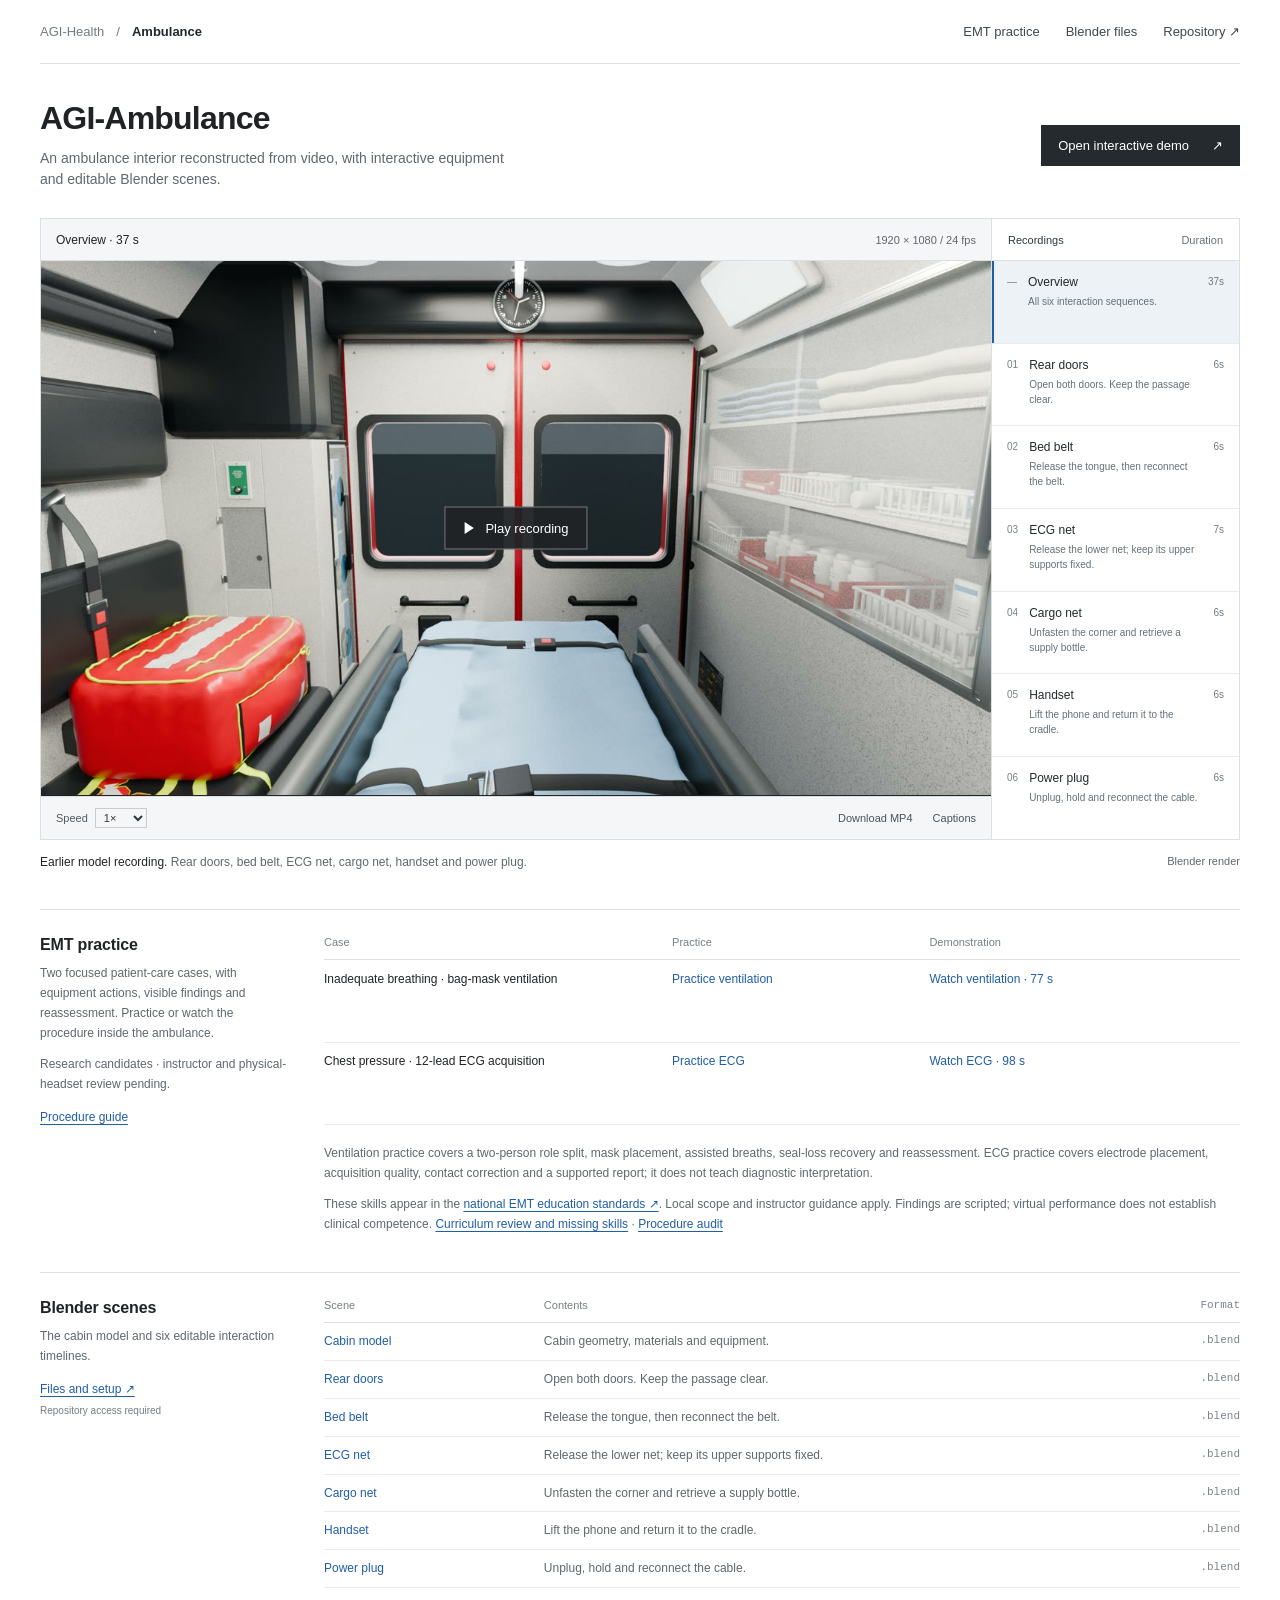
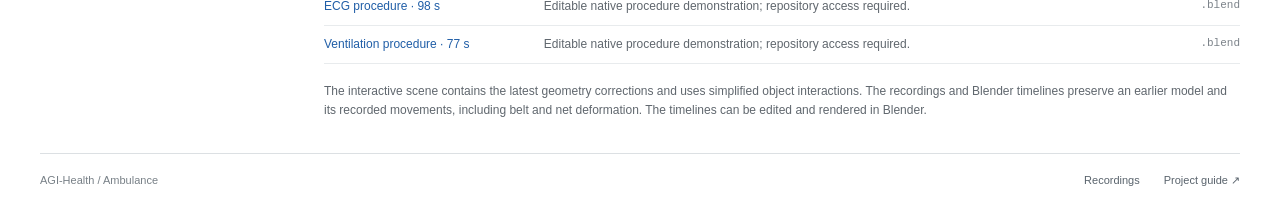
<file: agi-ambulance/index.html>
<!doctype html>
<html lang="en">
<head>
<meta charset="utf-8">
<meta name="viewport" content="width=device-width, initial-scale=1">
<meta name="description" content="AGI-Ambulance: an ambulance interior reconstructed from video, with an interactive browser demo, Blender scenes and interaction recordings.">
<meta name="theme-color" content="#ffffff">
<title>AGI-Ambulance</title>
<link rel="icon" href="data:image/svg+xml,%3Csvg xmlns='http://www.w3.org/2000/svg' viewBox='0 0 40 40'%3E%3Crect width='40' height='40' fill='%23232629'/%3E%3Cpath d='M9 29 17 10h6l8 19h-6l-2-5h-7l-2 5zm9-10h3l-1.5-4z' fill='white'/%3E%3C/svg%3E">
<style>
:root {
  font-family: -apple-system, BlinkMacSystemFont, "Helvetica Neue", Arial, sans-serif;
  color: #202326;
  background: #fff;
  font-synthesis: none;
  --line: #dce0e3;
  --muted: #60676e;
  --link: #205ea7;
}
* { box-sizing: border-box; }
body { margin: 0; }
html { scroll-padding-top: 24px; }
a { color: var(--link); text-underline-offset: 3px; }
a:hover { text-decoration: underline; }
button, select { font: inherit; }
button { cursor: pointer; }
button, a { -webkit-tap-highlight-color: transparent; }
:focus-visible { outline: 2px solid var(--link); outline-offset: 4px; }
::selection { background: #dceafa; }
h1, h2, p, figure { margin: 0; }
.wrap { width: min(1320px, calc(100% - 80px)); margin: 0 auto; }
.skip { position: absolute; top: -80px; left: 16px; z-index: 2; padding: 10px 15px; background: white; }
.skip:focus { top: 12px; }
.masthead { height: 64px; display: flex; justify-content: space-between; align-items: center; border-bottom: 1px solid var(--line); font-size: 13px; }
.identity { display: flex; align-items: center; gap: 12px; color: #737a80; }
.identity a { color: inherit; text-decoration: none; }
.identity .project-name { color: #22272b; font-weight: 600; }
.masthead nav { display: flex; gap: 26px; }
.masthead nav a { color: #41474e; text-decoration: none; }
.masthead nav a:hover { text-decoration: underline; }
.intro { display: flex; justify-content: space-between; align-items: center; gap: 32px; padding: 36px 0 27px; }
h1 { font-size: 32px; line-height: 1.15; font-weight: 600; letter-spacing: -.8px; margin-bottom: 11px; }
.intro p { max-width: 650px; color: var(--muted); font-size: 14px; line-height: 1.55; }
.launch { display: inline-flex; gap: 23px; align-items: center; flex-shrink: 0; padding: 12px 16px; background: #252a2e; color: white; border: 1px solid #252a2e; font-size: 13px; font-weight: 500; text-decoration: none; }
.launch:hover { background: #41494f; text-decoration: none; }
.film-layout { display: grid; grid-template-columns: minmax(0, 1fr) 248px; border: 1px solid var(--line); }
.viewer { min-width: 0; background: #f5f6f7; }
.viewer-top { min-height: 42px; display: flex; align-items: center; justify-content: space-between; gap: 18px; padding: 10px 15px; border-bottom: 1px solid var(--line); font-size: 12px; }
.viewer-top h2 { font-size: 12px; font-weight: 500; }
.viewer-quality { color: var(--muted); font-size: 11px; font-variant-numeric: tabular-nums; }
.video-stage { position: relative; aspect-ratio: 16 / 9; background: #202326; }
video { width: 100%; height: 100%; display: block; object-fit: contain; background: #202326; }
.video-start { position: absolute; left: 50%; top: 50%; transform: translate(-50%, -50%); display: inline-flex; align-items: center; gap: 11px; padding: 13px 18px; color: #fff; background: #202326ee; border: 1px solid #ffffff65; font-size: 13px; white-space: nowrap; }
.video-start:hover { background: #111; }
.video-start svg { height: 13px; width: 11px; fill: currentColor; }
.video-start[hidden] { display: none; }
.viewer-footer { min-height: 43px; display: flex; align-items: center; justify-content: space-between; gap: 16px; padding: 8px 15px; border-top: 1px solid var(--line); font-size: 11px; }
.viewer-footer a { color: #49535c; text-decoration: none; }
.viewer-footer a:hover { text-decoration: underline; }
.media-links { display: flex; gap: 20px; }
.playback-label { display: flex; align-items: center; gap: 7px; color: #505860; }
.playback-label select { font-size: 11px; color: #30383e; background: transparent; border: 1px solid #c7cdd2; padding: 2px 4px; border-radius: 0; }
.recordings { border-left: 1px solid var(--line); display: flex; flex-direction: column; min-width: 0; }
.list-head { height: 42px; flex-shrink: 0; display: flex; align-items: center; justify-content: space-between; padding: 10px 16px; color: #687077; font-size: 11px; border-bottom: 1px solid var(--line); }
.list-head h2 { font: inherit; color: #30383e; }
.film-list { display: flex; flex-direction: column; flex: 1; }
.film-choice { appearance: none; display: flex; align-items: flex-start; text-align: left; gap: 11px; width: 100%; flex: 1; border: 0; border-bottom: 1px solid #e8ebed; padding: 12px 15px; position: relative; background: #fff; color: #23292e; }
.film-choice:last-child { border-bottom: 0; }
.film-choice:hover { background: #f4f6f8; }
.film-choice[aria-pressed=true] { background: #edf2f7; }
.film-choice[aria-pressed=true]::before { content: ""; position: absolute; top: 0; bottom: 0; left: 0; width: 2px; background: var(--link); }
.film-number { font-size: 10px; font-variant-numeric: tabular-nums; color: #79828a; line-height: 18px; }
.film-description { min-width: 0; display: block; }
.film-description strong { display: block; font-size: 12px; line-height: 18px; font-weight: 500; }
.film-description > span { display: block; font-size: 10px; line-height: 1.5; color: #657079; padding-top: 3px; }
.film-duration { margin-left: auto; font-size: 10px; color: #717980; font-variant-numeric: tabular-nums; line-height: 18px; }
.figure-caption { display: flex; justify-content: space-between; gap: 24px; padding: 13px 0 0; font-size: 12px; line-height: 1.55; }
.figure-caption p { min-width: 0; }
.figure-caption b { font-weight: 500; }
.figure-caption span { color: var(--muted); }
.figure-caption .recording-type { flex-shrink: 0; color: var(--muted); font-size: 11px; }
.files-section { margin-top: 38px; padding-top: 26px; display: grid; grid-template-columns: 248px minmax(0, 1fr); gap: 36px; border-top: 1px solid var(--line); }
.files-intro h2 { font-size: 16px; font-weight: 600; margin-bottom: 10px; letter-spacing: -.15px; }
.files-intro p { font-size: 12px; line-height: 1.65; color: var(--muted); margin-bottom: 12px; }
.files-intro > a { font-size: 12px; }
.access-note { display: block; color: #747b82; font-size: 10px; margin-top: 8px; }
.file-table { width: 100%; border-collapse: collapse; font-size: 12px; text-align: left; }
.file-table th { font-weight: 400; color: #767f86; font-size: 11px; padding: 0 10px 11px 0; border-bottom: 1px solid var(--line); }
.file-table td { padding: 10px 10px 10px 0; border-bottom: 1px solid #e8ebed; line-height: 1.4; vertical-align: top; }
.file-table td:first-child { width: 24%; white-space: nowrap; }
.file-table td:nth-child(2) { color: var(--muted); }
.file-table a { text-decoration: none; }
.file-table a:hover { text-decoration: underline; }
.file-table .file-kind { text-align: right; font-size: 11px; color: #7b8289; width: 55px; padding-right: 0; font-family: ui-monospace, SFMono-Regular, Consolas, monospace; }
.task-table td:first-child { width:38%; white-space:normal; }.task-table .task-number { color:#7b8289; margin-right:9px; font-size:10px; }
.research-note { grid-column:2; font-size:12px; color:var(--muted); line-height:1.7; margin-top:-18px; }
.research-note p+p { margin-top:10px; }
@media (max-width:800px) { .research-note { grid-column:1; margin-top:0; } }
.method { grid-column: 2; color: var(--muted); font-size: 12px; line-height: 1.65; margin-top: -18px; }
footer { margin-top: 32px; border-top: 1px solid var(--line); padding: 20px 0 28px; font-size: 11px; display: flex; justify-content: space-between; gap: 25px; color: #788087; }
footer div { display: flex; gap: 24px; }
footer a { color: #59636c; text-decoration: none; }
.error { color: #a02020; }
.sr-only { position: absolute; width: 1px; height: 1px; padding: 0; margin: -1px; overflow: hidden; clip: rect(0,0,0,0); white-space: nowrap; border: 0; }
@media (min-width: 1600px) { .wrap { width: min(1440px, calc(100% - 120px)); } }
@media (max-width: 1100px) {
  .wrap { width: calc(100% - 48px); }
  .intro p { max-width: 560px; }
  .film-layout { grid-template-columns: minmax(0, 1fr) 220px; }
  .film-choice { padding: 10px 12px; gap: 9px; }
  .film-description > span { font-size: 9px; }
  .files-section { grid-template-columns: 200px minmax(0, 1fr); gap: 28px; }
}
@media (max-width: 820px) {
  .intro { align-items: flex-start; gap: 22px; padding-top: 28px; }
  .intro p { max-width: 450px; }
  .launch { gap: 15px; padding: 11px 13px; font-size: 12px; }
  h1 { font-size: 28px; }
  .film-layout { grid-template-columns: 1fr; }
  .recordings { border-left: 0; border-top: 1px solid var(--line); }
  .list-head { display: none; }
  .film-list { display: grid; grid-template-columns: repeat(4, 1fr); }
  .film-choice { min-height: 45px; align-items: center; border: 0; padding: 10px 12px; gap: 6px; }
  .film-description > span { display: none; }
  .film-number { display: none; }
  .film-duration { font-size: 9px; }
  .film-description strong { font-size: 11px; }
  .files-section { grid-template-columns: 1fr; gap: 18px; }
  .files-intro p { display: inline; }
  .files-intro > a { display: inline; margin-left: 8px; }
  .access-note { display: inline; margin-left: 7px; }
  .method { grid-column: 1; margin-top: 0; }
}
@media (max-width: 600px) {
  .wrap { width: calc(100% - 32px); }
  .masthead { height: auto; min-height:54px; font-size:11px; flex-wrap:wrap; gap:12px; padding:12px 0; }
  .identity { gap: 8px; }
  .masthead nav { gap: 18px; }
  .masthead .files-nav { display: none; }
  .intro { display: block; padding: 27px 0 20px; }
  h1 { font-size: 27px; margin-bottom: 9px; }
  .intro p { font-size: 12px; }
  .desktop-break { display: none; }
  .launch { margin-top: 17px; padding: 11px 14px; font-size: 12px; }
  .viewer-top { padding: 9px 11px; min-height: 36px; }
  .viewer-top h2 { font-size: 11px; }
  .viewer-quality { font-size: 9px; }
  .viewer-footer { padding: 8px 11px; font-size: 10px; gap: 10px; }
  .playback-label, .playback-label select { font-size: 10px; }
  .media-links { gap: 15px; }
  .film-list { grid-template-columns: repeat(2, 1fr); }
  .film-choice { padding: 10px 11px; min-height: 42px; }
  .film-choice:last-child { grid-column: 1 / -1; }
  .film-description strong { font-size: 11px; }
  .video-start { padding: 10px 13px; font-size: 11px; gap: 9px; }
  .video-start svg { height: 11px; width: 10px; }
  .figure-caption { font-size: 11px; display: block; padding-top: 11px; }
  .figure-caption .recording-type { display: none; }
  .files-section { margin-top: 28px; padding-top: 22px; }
  .files-intro p, .files-intro > a, .method { font-size: 11px; }
  .files-intro p { display: block; margin-bottom: 6px; }
  .files-intro > a { margin-left: 0; }
  .file-table { font-size: 11px; }
  .file-table td { padding: 9px 12px 9px 0; }
  .file-table td:first-child { width: 28%; }
  .file-table .file-kind { width: 38px; font-size: 9px; }
  footer { margin-top: 25px; padding: 17px 0 24px; font-size: 10px; }
  footer div { gap: 16px; }
}
@media (prefers-reduced-motion: reduce) { html { scroll-behavior: auto; } }
</style>
</head>
<body>
<a class="skip" href="#main">Skip to content</a>
<div class="wrap">
<header class="masthead">
  <div class="identity"><a href="./">AGI-Health</a><span aria-hidden="true">/</span><a class="project-name" href="#main">Ambulance</a></div>
  <nav aria-label="Project navigation"><a href="#clinical">EMT practice</a><a class="files-nav" href="#blender">Blender files</a><a href="https://github.com/WenzhouDing/AGI-Health" target="_blank" rel="noopener noreferrer">Repository ↗</a></nav>
</header>
<main id="main">
  <section class="intro" aria-labelledby="intro-title">
    <div><h1 id="intro-title">AGI-Ambulance</h1><p>An ambulance interior reconstructed from video, with interactive equipment<br class="desktop-break"> and editable Blender scenes.</p></div>
    <a class="launch" href="./play/">Open interactive demo <span aria-hidden="true">↗</span></a>
  </section>
  <section id="films" aria-label="Recorded interactions">
    <figure>
      <div class="film-layout">
        <div class="viewer">
          <div class="viewer-top"><h2 id="active-title">Overview · 37 s</h2><span class="viewer-quality">1920 × 1080 / 24 fps</span></div>
          <div class="video-stage">
            <video id="release-film" controls playsinline preload="none" poster="media/01_rear_doors.jpg" aria-label="Ambulance interaction recordings" src="videos/Ambulance_Updated_Interactions_1080p.mp4"></video>
            <button class="video-start" type="button" aria-label="Play complete interaction sequence"><svg viewBox="0 0 20 24" aria-hidden="true"><path d="M2 1 19 12 2 23Z"/></svg>Play recording</button>
          </div>
          <div class="viewer-footer"><label class="playback-label">Speed <select id="playback-speed" aria-label="Playback speed"><option value="0.5">0.5×</option><option value="1" selected>1×</option><option value="1.5">1.5×</option></select></label><div class="media-links"><a id="film-download" href="videos/Ambulance_Updated_Interactions_1080p.mp4" download>Download MP4</a><a id="caption-download" href="videos/Ambulance_Updated_Interactions_1080p.vtt" download>Captions</a></div></div>
        </div>
        <aside class="recordings" aria-label="Interaction sequence selection">
          <div class="list-head"><h2>Recordings</h2><span>Duration</span></div>
          <div class="film-list" role="group" aria-label="Choose an interaction film">
            <button class="film-choice overview" type="button" data-film="all" aria-pressed="true" aria-controls="release-film"><span class="film-number">—</span><span class="film-description"><strong>Overview</strong><span>All six interaction sequences.</span></span><span class="film-duration">37s</span></button>
            <button class="film-choice" type="button" data-film="01_rear_doors" aria-pressed="false" aria-controls="release-film">
          <span class="film-number">01</span><span class="film-description"><strong>Rear doors</strong><span>Open both doors. Keep the passage clear.</span></span><span class="film-duration">6s</span>
        </button>
<button class="film-choice" type="button" data-film="02_belt_buckle" aria-pressed="false" aria-controls="release-film">
          <span class="film-number">02</span><span class="film-description"><strong>Bed belt</strong><span>Release the tongue, then reconnect the belt.</span></span><span class="film-duration">6s</span>
        </button>
<button class="film-choice" type="button" data-film="03_ecg_net" aria-pressed="false" aria-controls="release-film">
          <span class="film-number">03</span><span class="film-description"><strong>ECG net</strong><span>Release the lower net; keep its upper supports fixed.</span></span><span class="film-duration">7s</span>
        </button>
<button class="film-choice" type="button" data-film="04_cargo_net" aria-pressed="false" aria-controls="release-film">
          <span class="film-number">04</span><span class="film-description"><strong>Cargo net</strong><span>Unfasten the corner and retrieve a supply bottle.</span></span><span class="film-duration">6s</span>
        </button>
<button class="film-choice" type="button" data-film="05_phone_cable" aria-pressed="false" aria-controls="release-film">
          <span class="film-number">05</span><span class="film-description"><strong>Handset</strong><span>Lift the phone and return it to the cradle.</span></span><span class="film-duration">6s</span>
        </button>
<button class="film-choice" type="button" data-film="06_power_cable" aria-pressed="false" aria-controls="release-film">
          <span class="film-number">06</span><span class="film-description"><strong>Power plug</strong><span>Unplug, hold and reconnect the cable.</span></span><span class="film-duration">6s</span>
        </button>
          </div>
        </aside>
      </div>
      <figcaption class="figure-caption"><p><b>Earlier model recording.</b> <span id="film-caption">Rear doors, bed belt, ECG net, cargo net, handset and power plug.</span></p><span class="recording-type">Blender render</span></figcaption>
    </figure>
    <p id="film-status" class="sr-only" role="status" aria-live="polite"></p>
    <noscript><p>The overview video works without JavaScript. Open the interactive demo to explore the scene.</p></noscript>
  </section>

  <section class="files-section" id="clinical" aria-labelledby="clinical-title">
    <div class="files-intro"><h2 id="clinical-title">EMT practice</h2><p>Two focused patient-care cases, with equipment actions, visible findings and reassessment. Practice or watch the procedure inside the ambulance.</p><p>Research candidates · instructor and physical-headset review pending.</p><a href="guide/procedures.html">Procedure guide</a></div>
    <table class="file-table task-table"><caption class="sr-only">Patient practice and procedure demonstrations</caption><thead><tr><th scope="col">Case</th><th scope="col">Practice</th><th scope="col">Demonstration</th></tr></thead><tbody>
      <tr><td>Inadequate breathing · bag-mask ventilation</td><td><a href="./play/?case=bvm-001">Practice ventilation</a></td><td><a href="./play/?replay=bvm-001">Watch ventilation · 77 s</a></td></tr>
      <tr><td>Chest pressure · 12-lead ECG acquisition</td><td><a href="./play/?case=ecg-001">Practice ECG</a></td><td><a href="./play/?replay=ecg-001">Watch ECG · 98 s</a></td></tr>
    </tbody></table>
    <div class="research-note"><p>Ventilation practice covers a two-person role split, mask placement, assisted breaths, seal-loss recovery and reassessment. ECG practice covers electrode placement, acquisition quality, contact correction and a supported report; it does not teach diagnostic interpretation.</p><p>These skills appear in the <a href="https://www.ems.gov/assets/EMS_Education_Standards_2021_Updated2_24_25forEO.pdf" target="_blank" rel="noopener noreferrer" aria-label="National EMS Education Standards, external reference">national EMT education standards ↗</a>. Local scope and instructor guidance apply. Findings are scripted; virtual performance does not establish clinical competence. <a href="guide/curriculum.html">Curriculum review and missing skills</a> · <a href="guide/procedures.html#clinical-scope">Procedure audit</a></p></div>
  </section>
  <section class="files-section" id="blender" aria-labelledby="blender-title">
    <div class="files-intro"><h2 id="blender-title">Blender scenes</h2><p>The cabin model and six editable interaction timelines.</p><a href="https://github.com/WenzhouDing/AGI-Health/tree/main/blender_demo">Files and setup ↗</a><span class="access-note">Repository access required</span></div>
    <table class="file-table"><caption class="sr-only">Blender model and animation files</caption><thead><tr><th scope="col">Scene</th><th scope="col">Contents</th><th scope="col" class="file-kind">Format</th></tr></thead><tbody>
      <tr><td><a href="https://github.com/WenzhouDing/AGI-Health/tree/main/blender_demo">Cabin model</a></td><td>Cabin geometry, materials and equipment.</td><td class="file-kind">.blend</td></tr>
      <tr><td><a href="https://github.com/WenzhouDing/AGI-Health/tree/main/blender_demo">Rear doors</a></td><td>Open both doors. Keep the passage clear.</td><td class="file-kind">.blend</td></tr>
<tr><td><a href="https://github.com/WenzhouDing/AGI-Health/tree/main/blender_demo">Bed belt</a></td><td>Release the tongue, then reconnect the belt.</td><td class="file-kind">.blend</td></tr>
<tr><td><a href="https://github.com/WenzhouDing/AGI-Health/tree/main/blender_demo">ECG net</a></td><td>Release the lower net; keep its upper supports fixed.</td><td class="file-kind">.blend</td></tr>
<tr><td><a href="https://github.com/WenzhouDing/AGI-Health/tree/main/blender_demo">Cargo net</a></td><td>Unfasten the corner and retrieve a supply bottle.</td><td class="file-kind">.blend</td></tr>
<tr><td><a href="https://github.com/WenzhouDing/AGI-Health/tree/main/blender_demo">Handset</a></td><td>Lift the phone and return it to the cradle.</td><td class="file-kind">.blend</td></tr>
<tr><td><a href="https://github.com/WenzhouDing/AGI-Health/tree/main/blender_demo">Power plug</a></td><td>Unplug, hold and reconnect the cable.</td><td class="file-kind">.blend</td></tr>
<tr><td><a href="https://github.com/WenzhouDing/AGI-Health/blob/main/blender_demo/procedure_replay_v1/source/review_001/ECG_Procedure.blend">ECG procedure · 98 s</a></td><td>Editable native procedure demonstration; repository access required.</td><td class="file-kind">.blend</td></tr>
<tr><td><a href="https://github.com/WenzhouDing/AGI-Health/blob/main/blender_demo/procedure_replay_v1/source/review_001/BVM_Procedure.blend">Ventilation procedure · 77 s</a></td><td>Editable native procedure demonstration; repository access required.</td><td class="file-kind">.blend</td></tr>
    </tbody></table>
    <p class="method">The interactive scene contains the latest geometry corrections and uses simplified object interactions. The recordings and Blender timelines preserve an earlier model and its recorded movements, including belt and net deformation. The timelines can be edited and rendered in Blender.</p>
  </section>
</main>
<footer id="project"><span>AGI-Health / Ambulance</span><div><a href="#films">Recordings</a><a href="guide/index.html">Project guide ↗</a></div></footer>
</div>
<script id="release-film-data" type="application/json">[{"id":"all","label":"Overview","title":"Ambulance interaction recordings","description":"Rear doors, bed belt, ECG net, cargo net, handset and power plug.","seconds":37.0,"src":"videos/Ambulance_Updated_Interactions_1080p.mp4","poster":"media/01_rear_doors.jpg","captions":"videos/Ambulance_Updated_Interactions_1080p.vtt","cues":[{"start":0.0,"end":0.792,"text":"Rear doors · clear opening"},{"start":0.792,"end":1.208,"text":"Open left door"},{"start":1.208,"end":4.292,"text":"Open right door"},{"start":4.292,"end":4.458,"text":"Close left door"},{"start":4.458,"end":6.0,"text":"Close right door"},{"start":6.0,"end":6.958,"text":"Bed buckle · continuous belt connection and reinsertion"},{"start":6.958,"end":10.25,"text":"Press red button · release tongue and belt"},{"start":10.25,"end":12.0,"text":"Insert metal tongue · refasten belt"},{"start":12.0,"end":12.958,"text":"ECG net · fixed suspension and lower release"},{"start":12.958,"end":14.667,"text":"Press aisle buckle · lower corner drops; upper support stays"},{"start":14.667,"end":16.917,"text":"Press wall buckle · lower net folds; supports stay"},{"start":16.917,"end":17.5,"text":"Insert wall tongue"},{"start":17.5,"end":19.0,"text":"Insert aisle tongue · net secured"},{"start":19.0,"end":19.792,"text":"Cargo net · fixed wall attachment and supply retrieval"},{"start":19.792,"end":20.917,"text":"Press red button · release net; fixed ties stay"},{"start":20.917,"end":22.625,"text":"Fetch wipe canister"},{"start":22.625,"end":23.625,"text":"Return supplies"},{"start":23.625,"end":25.0,"text":"Reconnect receiver to fixed tongue · secure net"},{"start":25.0,"end":25.917,"text":"Handset · firmer cable and replacement"},{"start":25.917,"end":29.417,"text":"Pick up handset"},{"start":29.417,"end":31.0,"text":"Return handset · cable settles"},{"start":31.0,"end":31.917,"text":"Power plug · unplug, hold and reconnect"},{"start":31.917,"end":32.958,"text":"Withdraw power plug"},{"start":32.958,"end":34.208,"text":"Hold disconnected plug"},{"start":34.208,"end":35.333,"text":"Release plug · restrained cable drop"},{"start":35.333,"end":37.0,"text":"Reconnect to socket"}]},{"id":"01_rear_doors","label":"Rear doors","title":"Rear doors · clear opening","description":"Open both doors. Keep the passage clear.","seconds":6.0,"src":"videos/01_rear_doors.mp4","poster":"media/01_rear_doors.jpg","captions":"videos/01_rear_doors.vtt","cues":[{"start":0.0,"end":0.792,"text":"Rest · secured equipment"},{"start":0.792,"end":1.208,"text":"Open left door"},{"start":1.208,"end":4.292,"text":"Open right door"},{"start":4.292,"end":4.458,"text":"Close left door"},{"start":4.458,"end":6.0,"text":"Close right door"}]},{"id":"02_belt_buckle","label":"Bed belt","title":"Bed buckle · continuous belt connection and reinsertion","description":"Release the tongue, then reconnect the belt.","seconds":6.0,"src":"videos/02_belt_buckle.mp4","poster":"media/02_belt_buckle.jpg","captions":"videos/02_belt_buckle.vtt","cues":[{"start":0.0,"end":0.958,"text":"Rest · secured equipment"},{"start":0.958,"end":4.25,"text":"Press red button · release tongue and belt"},{"start":4.25,"end":6.0,"text":"Insert metal tongue · refasten belt"}]},{"id":"03_ecg_net","label":"ECG net","title":"ECG net · fixed suspension and lower release","description":"Release the lower net; keep its upper supports fixed.","seconds":7.0,"src":"videos/03_ecg_net.mp4","poster":"media/03_ecg_net.jpg","captions":"videos/03_ecg_net.vtt","cues":[{"start":0.0,"end":0.958,"text":"Rest · secured equipment"},{"start":0.958,"end":2.667,"text":"Press aisle buckle · lower corner drops; upper support stays"},{"start":2.667,"end":4.917,"text":"Press wall buckle · lower net folds; supports stay"},{"start":4.917,"end":5.5,"text":"Insert wall tongue"},{"start":5.5,"end":7.0,"text":"Insert aisle tongue · net secured"}]},{"id":"04_cargo_net","label":"Cargo net","title":"Cargo net · fixed wall attachment and supply retrieval","description":"Unfasten the corner and retrieve a supply bottle.","seconds":6.0,"src":"videos/04_cargo_net.mp4","poster":"media/04_cargo_net.jpg","captions":"videos/04_cargo_net.vtt","cues":[{"start":0.0,"end":0.792,"text":"Rest · secured equipment"},{"start":0.792,"end":1.917,"text":"Press red button · release net; fixed ties stay"},{"start":1.917,"end":3.625,"text":"Fetch wipe canister"},{"start":3.625,"end":4.625,"text":"Return supplies"},{"start":4.625,"end":6.0,"text":"Reconnect receiver to fixed tongue · secure net"}]},{"id":"05_phone_cable","label":"Handset","title":"Handset · firmer cable and replacement","description":"Lift the phone and return it to the cradle.","seconds":6.0,"src":"videos/05_phone_cable.mp4","poster":"media/05_phone_cable.jpg","captions":"videos/05_phone_cable.vtt","cues":[{"start":0.0,"end":0.917,"text":"Rest · secured equipment"},{"start":0.917,"end":4.417,"text":"Pick up handset"},{"start":4.417,"end":6.0,"text":"Return handset · cable settles"}]},{"id":"06_power_cable","label":"Power plug","title":"Power plug · unplug, hold and reconnect","description":"Unplug, hold and reconnect the cable.","seconds":6.0,"src":"videos/06_power_cable.mp4","poster":"media/06_power_cable.jpg","captions":"videos/06_power_cable.vtt","cues":[{"start":0.0,"end":0.917,"text":"Rest · secured equipment"},{"start":0.917,"end":1.958,"text":"Withdraw power plug"},{"start":1.958,"end":3.208,"text":"Hold disconnected plug"},{"start":3.208,"end":4.333,"text":"Release plug · restrained cable drop"},{"start":4.333,"end":6.0,"text":"Reconnect to socket"}]}]</script>
<script>
(() => {
  'use strict';
  const films=JSON.parse(document.getElementById('release-film-data').textContent);
  const player=document.getElementById('release-film');
  const caption=document.getElementById('film-caption');
  const status=document.getElementById('film-status');
  const start=document.querySelector('.video-start');
  const choices=[...document.querySelectorAll('[data-film]')];
  const speed=document.getElementById('playback-speed');
  // Show the still cleanly until playback is requested. Without JavaScript,
  // the video's HTML controls remain available.
  player.controls=false;
  let selected=films[0];
  let hasPlayed=false;
  function updateCaption(){const cue=selected.cues.find(c=>player.currentTime>=c.start&&player.currentTime<c.end);caption.textContent=cue?cue.text:selected.description;}
  function play(){player.controls=true;start.hidden=true;caption.classList.remove('error');player.play().catch(()=>{start.hidden=false;status.textContent='Use the video play button to start playback.';});}
  function selectFilm(id,shouldPlay=true){
    const next=films.find(f=>f.id===id);if(!next)return;
    player.pause();selected=next;hasPlayed=false;player.src=next.src;player.poster=next.poster;player.setAttribute('aria-label',next.title);player.load();player.playbackRate=Number(speed.value);
    choices.forEach(b=>b.setAttribute('aria-pressed',String(b.dataset.film===id)));
    document.getElementById('active-title').textContent=next.label+' · '+next.seconds+' s';
    document.getElementById('film-download').href=next.src;document.getElementById('caption-download').href=next.captions;
    caption.classList.remove('error');caption.textContent=next.description;status.textContent=next.label+' selected. '+next.seconds+' seconds.';start.setAttribute('aria-label','Play '+next.label.toLowerCase());start.hidden=false;
    if(shouldPlay)play();
  }
  choices.forEach(button=>button.addEventListener('click',()=>selectFilm(button.dataset.film)));
  start.addEventListener('click',play);
  speed.addEventListener('change',()=>{player.playbackRate=Number(speed.value);});
  player.addEventListener('play',()=>{hasPlayed=true;start.hidden=true;});
  player.addEventListener('pause',()=>{start.hidden=hasPlayed;});
  player.addEventListener('ended',()=>{start.hidden=false;start.setAttribute('aria-label','Replay '+selected.label.toLowerCase());});
  player.addEventListener('timeupdate',updateCaption);
  player.addEventListener('loadedmetadata',()=>{player.playbackRate=Number(speed.value);});
  player.addEventListener('error',()=>{caption.classList.add('error');caption.textContent='This film could not load. Use “Download MP4” to open the video directly.';status.textContent='Video unavailable. A direct video link is available below.';start.hidden=true;});
  document.addEventListener('visibilitychange',()=>{if(document.hidden&&!player.paused)player.pause();});
})();
</script>
</body>
</html>
</file>
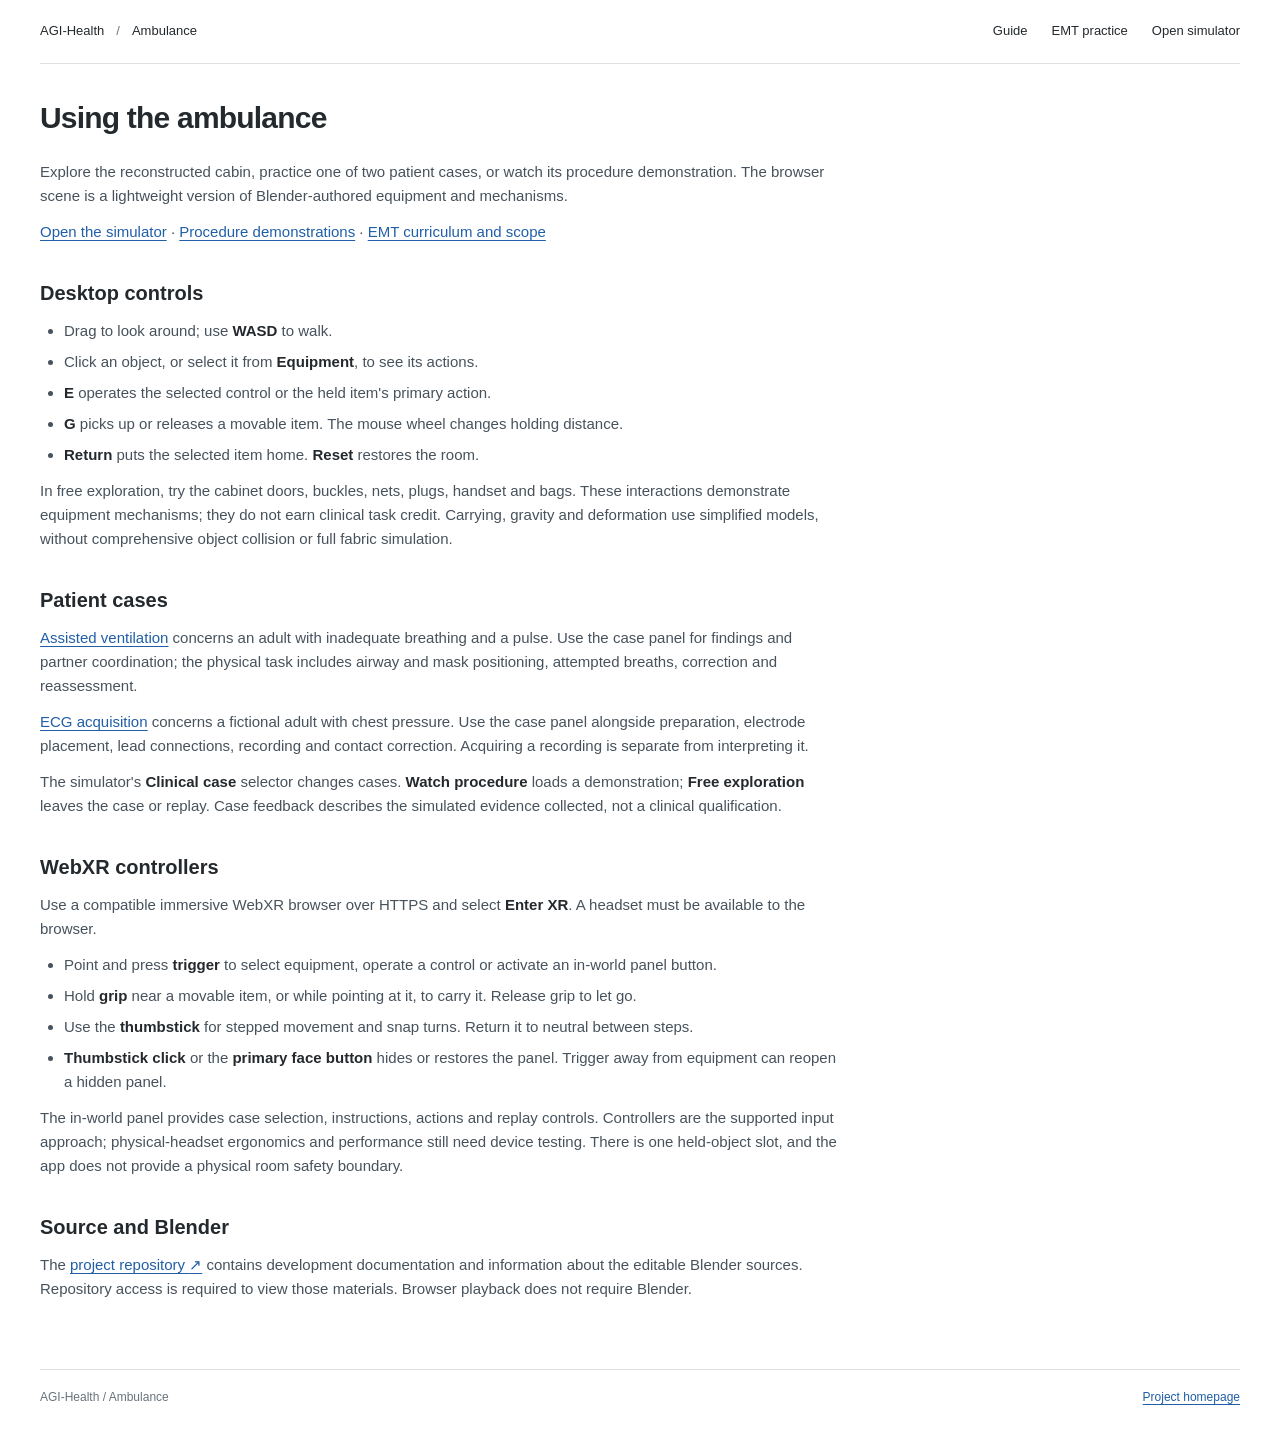
<file: agi-ambulance/guide/index.html>
<!doctype html>
<html lang="en"><head><meta charset="utf-8"><meta name="viewport" content="width=device-width,initial-scale=1"><title>Using the ambulance · AGI-Ambulance</title><style>
:root{font-family:-apple-system,BlinkMacSystemFont,"Segoe UI",Arial,sans-serif;color:#24292d;background:#fff;font-synthesis:none;line-height:1.6}
*{box-sizing:border-box}body{margin:0}a{color:#205ea7;text-underline-offset:3px}a:focus-visible{outline:2px solid #205ea7;outline-offset:4px}
.wrap{max-width:1200px;width:calc(100% - 48px);margin:auto}header{display:flex;justify-content:space-between;align-items:center;gap:20px;min-height:64px;border-bottom:1px solid #dce0e3;font-size:13px}
header a{color:#24292d;text-decoration:none}header nav{display:flex;gap:24px}.identity{display:flex;gap:12px;align-items:center}.identity span{color:#6e7781}
main{max-width:800px;padding:36px 0 56px}h1{font-size:30px;line-height:1.2;margin:0 0 24px;letter-spacing:-.8px}h2{font-size:20px;line-height:1.35;margin:36px 0 12px}h3{font-size:16px;margin:28px 0 10px}
p,li{font-size:15px;color:#47525c}p{margin:12px 0}ul,ol{padding-left:24px;margin:12px 0}li{margin:7px 0}strong{font-weight:600;color:#24292d}code{font-size:.92em;background:#f5f6f7;padding:1px 4px}
footer{padding:18px 0 28px;border-top:1px solid #dce0e3;font-size:12px;color:#69727b;display:flex;justify-content:space-between;gap:20px}.skip{position:absolute;top:-100px}.skip:focus{top:8px;left:8px;background:white;padding:8px}
@media(max-width:600px){.wrap{width:calc(100% - 32px)}header{align-items:flex-start;flex-wrap:wrap;padding:16px 0;gap:12px}header nav{gap:16px}main{padding-top:28px}h1{font-size:26px}footer{flex-wrap:wrap}}
</style></head>
<body><a class="skip" href="#main">Skip to content</a><div class="wrap">
<header><div class="identity"><a href="../">AGI-Health</a><span>/</span><a href="../">Ambulance</a></div><nav aria-label="Guide navigation"><a href="index.html">Guide</a><a href="../#clinical">EMT practice</a><a href="../play/">Open simulator</a></nav></header>
<main id="main"><h1 id="using-the-ambulance">Using the ambulance</h1>
<p>Explore the reconstructed cabin, practice one of two patient cases, or watch its procedure demonstration. The browser scene is a lightweight version of Blender-authored equipment and mechanisms.</p>
<p><a href="../play/">Open the simulator</a> · <a href="procedures.html">Procedure demonstrations</a> · <a href="curriculum.html">EMT curriculum and scope</a></p>
<h2 id="desktop-controls">Desktop controls</h2>
<ul>
<li>Drag to look around; use <strong>WASD</strong> to walk.</li>
<li>Click an object, or select it from <strong>Equipment</strong>, to see its actions.</li>
<li><strong>E</strong> operates the selected control or the held item&#x27;s primary action.</li>
<li><strong>G</strong> picks up or releases a movable item. The mouse wheel changes holding distance.</li>
<li><strong>Return</strong> puts the selected item home. <strong>Reset</strong> restores the room.</li>
</ul>
<p>In free exploration, try the cabinet doors, buckles, nets, plugs, handset and bags. These interactions demonstrate equipment mechanisms; they do not earn clinical task credit. Carrying, gravity and deformation use simplified models, without comprehensive object collision or full fabric simulation.</p>
<h2 id="patient-cases">Patient cases</h2>
<p><a href="../play/?case=bvm-001">Assisted ventilation</a> concerns an adult with inadequate breathing and a pulse. Use the case panel for findings and partner coordination; the physical task includes airway and mask positioning, attempted breaths, correction and reassessment.</p>
<p><a href="../play/?case=ecg-001">ECG acquisition</a> concerns a fictional adult with chest pressure. Use the case panel alongside preparation, electrode placement, lead connections, recording and contact correction. Acquiring a recording is separate from interpreting it.</p>
<p>The simulator&#x27;s <strong>Clinical case</strong> selector changes cases. <strong>Watch procedure</strong> loads a demonstration; <strong>Free exploration</strong> leaves the case or replay. Case feedback describes the simulated evidence collected, not a clinical qualification.</p>
<h2 id="webxr-controllers">WebXR controllers</h2>
<p>Use a compatible immersive WebXR browser over HTTPS and select <strong>Enter XR</strong>. A headset must be available to the browser.</p>
<ul>
<li>Point and press <strong>trigger</strong> to select equipment, operate a control or activate an in-world panel button.</li>
<li>Hold <strong>grip</strong> near a movable item, or while pointing at it, to carry it. Release grip to let go.</li>
<li>Use the <strong>thumbstick</strong> for stepped movement and snap turns. Return it to neutral between steps.</li>
<li><strong>Thumbstick click</strong> or the <strong>primary face button</strong> hides or restores the panel. Trigger away from equipment can reopen a hidden panel.</li>
</ul>
<p>The in-world panel provides case selection, instructions, actions and replay controls. Controllers are the supported input approach; physical-headset ergonomics and performance still need device testing. There is one held-object slot, and the app does not provide a physical room safety boundary.</p>
<h2 id="source-and-blender">Source and Blender</h2>
<p>The <a href="https://github.com/WenzhouDing/AGI-Health" target="_blank" rel="noopener noreferrer">project repository <span aria-hidden="true">↗</span></a> contains development documentation and information about the editable Blender sources. Repository access is required to view those materials. Browser playback does not require Blender.</p></main><footer><span>AGI-Health / Ambulance</span><a href="../">Project homepage</a></footer></div></body></html>
</file>
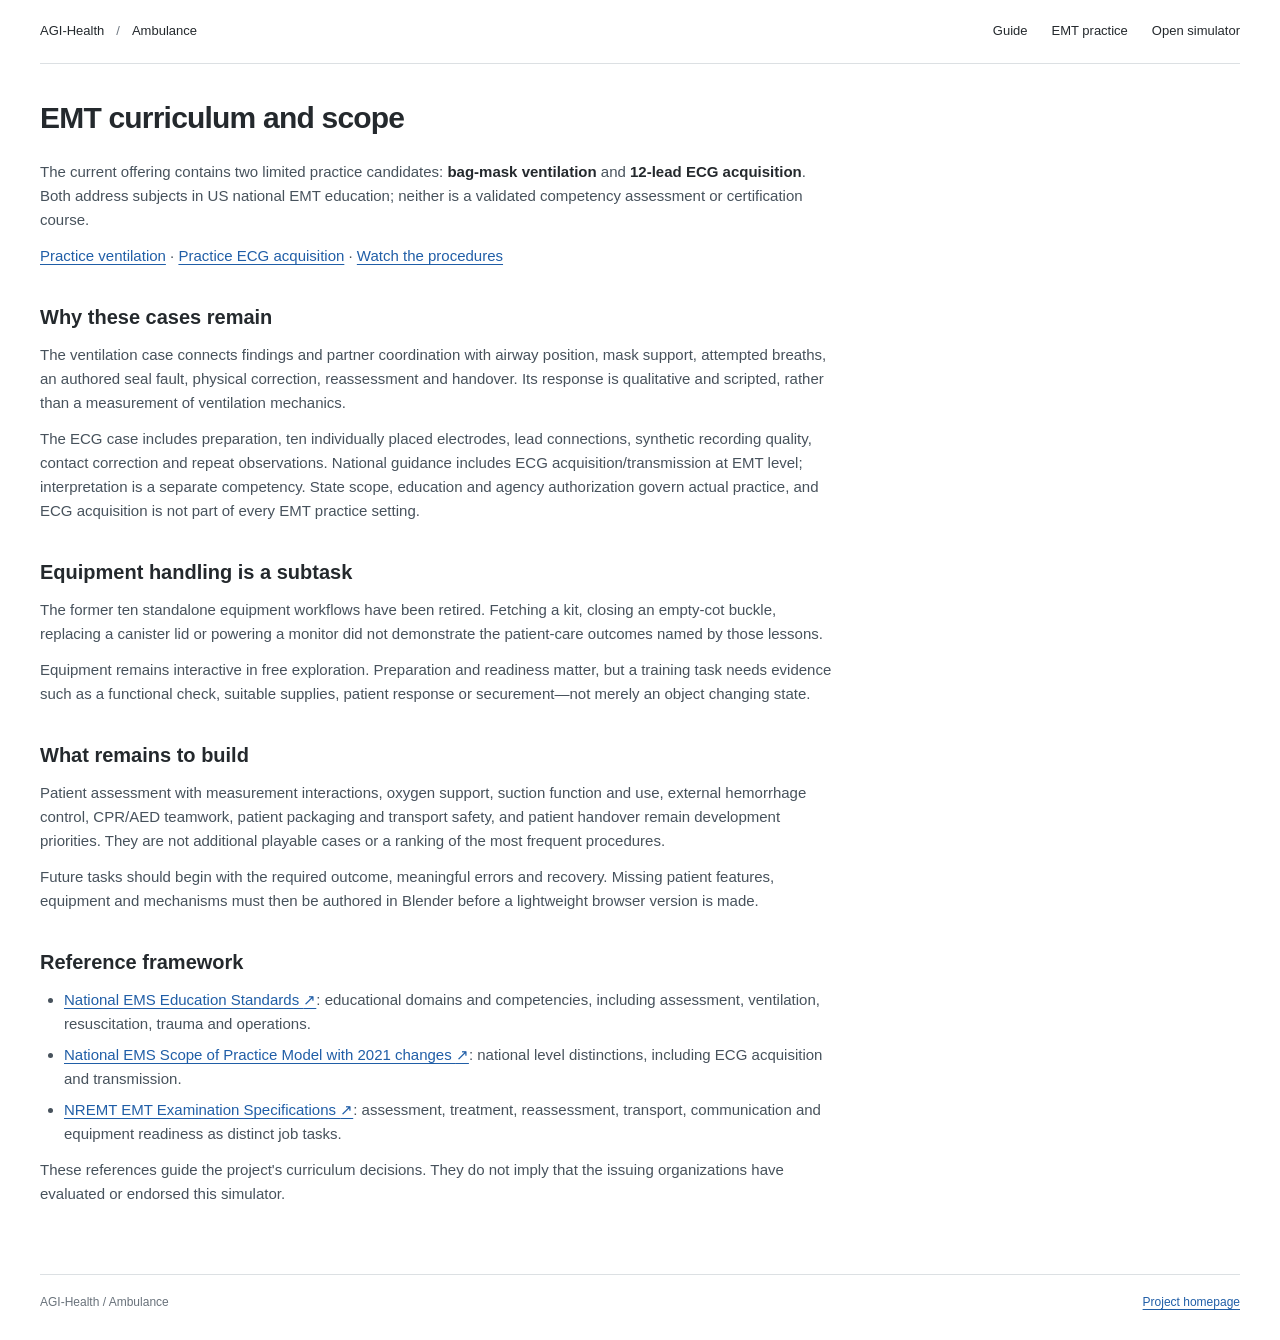
<file: agi-ambulance/guide/curriculum.html>
<!doctype html>
<html lang="en"><head><meta charset="utf-8"><meta name="viewport" content="width=device-width,initial-scale=1"><title>EMT curriculum and scope · AGI-Ambulance</title><style>
:root{font-family:-apple-system,BlinkMacSystemFont,"Segoe UI",Arial,sans-serif;color:#24292d;background:#fff;font-synthesis:none;line-height:1.6}
*{box-sizing:border-box}body{margin:0}a{color:#205ea7;text-underline-offset:3px}a:focus-visible{outline:2px solid #205ea7;outline-offset:4px}
.wrap{max-width:1200px;width:calc(100% - 48px);margin:auto}header{display:flex;justify-content:space-between;align-items:center;gap:20px;min-height:64px;border-bottom:1px solid #dce0e3;font-size:13px}
header a{color:#24292d;text-decoration:none}header nav{display:flex;gap:24px}.identity{display:flex;gap:12px;align-items:center}.identity span{color:#6e7781}
main{max-width:800px;padding:36px 0 56px}h1{font-size:30px;line-height:1.2;margin:0 0 24px;letter-spacing:-.8px}h2{font-size:20px;line-height:1.35;margin:36px 0 12px}h3{font-size:16px;margin:28px 0 10px}
p,li{font-size:15px;color:#47525c}p{margin:12px 0}ul,ol{padding-left:24px;margin:12px 0}li{margin:7px 0}strong{font-weight:600;color:#24292d}code{font-size:.92em;background:#f5f6f7;padding:1px 4px}
footer{padding:18px 0 28px;border-top:1px solid #dce0e3;font-size:12px;color:#69727b;display:flex;justify-content:space-between;gap:20px}.skip{position:absolute;top:-100px}.skip:focus{top:8px;left:8px;background:white;padding:8px}
@media(max-width:600px){.wrap{width:calc(100% - 32px)}header{align-items:flex-start;flex-wrap:wrap;padding:16px 0;gap:12px}header nav{gap:16px}main{padding-top:28px}h1{font-size:26px}footer{flex-wrap:wrap}}
</style></head>
<body><a class="skip" href="#main">Skip to content</a><div class="wrap">
<header><div class="identity"><a href="../">AGI-Health</a><span>/</span><a href="../">Ambulance</a></div><nav aria-label="Guide navigation"><a href="index.html">Guide</a><a href="../#clinical">EMT practice</a><a href="../play/">Open simulator</a></nav></header>
<main id="main"><h1 id="emt-curriculum-and-scope">EMT curriculum and scope</h1>
<p>The current offering contains two limited practice candidates: <strong>bag-mask ventilation</strong> and <strong>12-lead ECG acquisition</strong>. Both address subjects in US national EMT education; neither is a validated competency assessment or certification course.</p>
<p><a href="../play/?case=bvm-001">Practice ventilation</a> · <a href="../play/?case=ecg-001">Practice ECG acquisition</a> · <a href="procedures.html">Watch the procedures</a></p>
<h2 id="why-these-cases-remain">Why these cases remain</h2>
<p>The ventilation case connects findings and partner coordination with airway position, mask support, attempted breaths, an authored seal fault, physical correction, reassessment and handover. Its response is qualitative and scripted, rather than a measurement of ventilation mechanics.</p>
<p>The ECG case includes preparation, ten individually placed electrodes, lead connections, synthetic recording quality, contact correction and repeat observations. National guidance includes ECG acquisition/transmission at EMT level; interpretation is a separate competency. State scope, education and agency authorization govern actual practice, and ECG acquisition is not part of every EMT practice setting.</p>
<h2 id="equipment-handling-is-a-subtask">Equipment handling is a subtask</h2>
<p>The former ten standalone equipment workflows have been retired. Fetching a kit, closing an empty-cot buckle, replacing a canister lid or powering a monitor did not demonstrate the patient-care outcomes named by those lessons.</p>
<p>Equipment remains interactive in free exploration. Preparation and readiness matter, but a training task needs evidence such as a functional check, suitable supplies, patient response or securement—not merely an object changing state.</p>
<h2 id="what-remains-to-build">What remains to build</h2>
<p>Patient assessment with measurement interactions, oxygen support, suction function and use, external hemorrhage control, CPR/AED teamwork, patient packaging and transport safety, and patient handover remain development priorities. They are not additional playable cases or a ranking of the most frequent procedures.</p>
<p>Future tasks should begin with the required outcome, meaningful errors and recovery. Missing patient features, equipment and mechanisms must then be authored in Blender before a lightweight browser version is made.</p>
<h2 id="reference-framework">Reference framework</h2>
<ul>
<li><a href="https://www.ems.gov/assets/EMS_Education_Standards_2021_Updated2_24_25forEO.pdf" target="_blank" rel="noopener noreferrer">National EMS Education Standards <span aria-hidden="true">↗</span></a>: educational domains and competencies, including assessment, ventilation, resuscitation, trauma and operations.</li>
<li><a href="https://rosap.ntl.bts.gov/view/dot/56917/dot_56917_DS1.pdf" target="_blank" rel="noopener noreferrer">National EMS Scope of Practice Model with 2021 changes <span aria-hidden="true">↗</span></a>: national level distinctions, including ECG acquisition and transmission.</li>
<li><a href="https://nremt.org/admin/getmedia/4cb170ab-35fa-4ec0-a76c-634847005bc4/EMT-Test-Plan_Public" target="_blank" rel="noopener noreferrer">NREMT EMT Examination Specifications <span aria-hidden="true">↗</span></a>: assessment, treatment, reassessment, transport, communication and equipment readiness as distinct job tasks.</li>
</ul>
<p>These references guide the project&#x27;s curriculum decisions. They do not imply that the issuing organizations have evaluated or endorsed this simulator.</p></main><footer><span>AGI-Health / Ambulance</span><a href="../">Project homepage</a></footer></div></body></html>
</file>
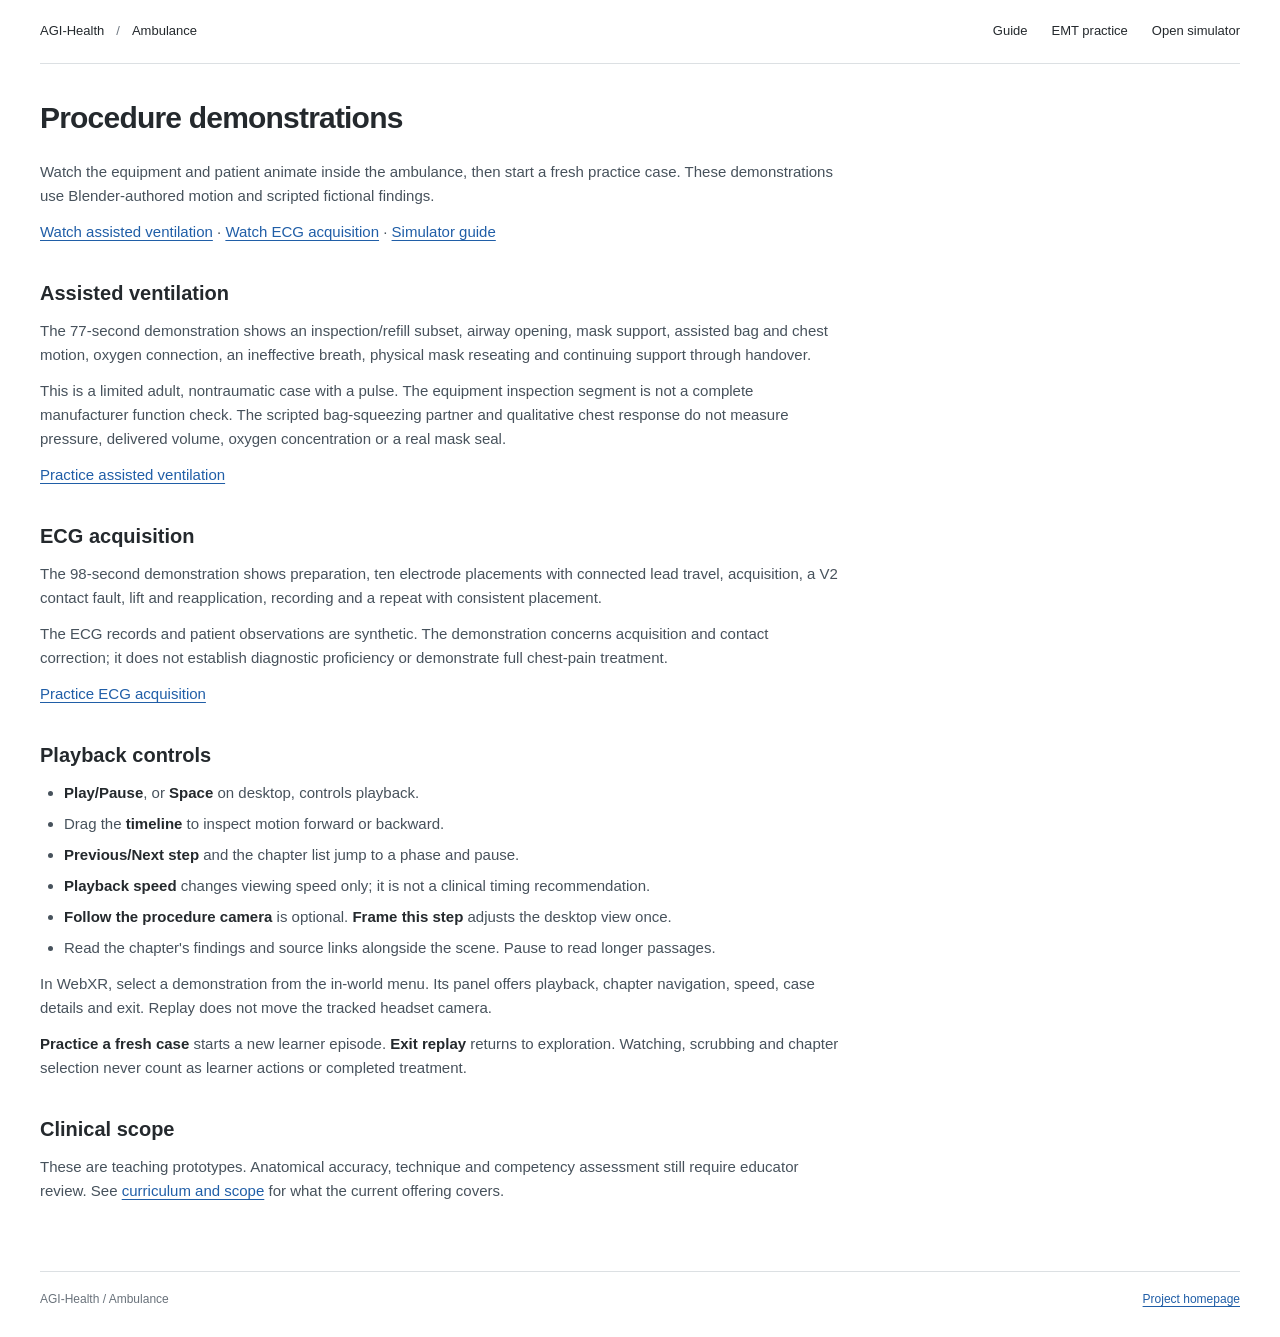
<file: agi-ambulance/guide/procedures.html>
<!doctype html>
<html lang="en"><head><meta charset="utf-8"><meta name="viewport" content="width=device-width,initial-scale=1"><title>Procedure demonstrations · AGI-Ambulance</title><style>
:root{font-family:-apple-system,BlinkMacSystemFont,"Segoe UI",Arial,sans-serif;color:#24292d;background:#fff;font-synthesis:none;line-height:1.6}
*{box-sizing:border-box}body{margin:0}a{color:#205ea7;text-underline-offset:3px}a:focus-visible{outline:2px solid #205ea7;outline-offset:4px}
.wrap{max-width:1200px;width:calc(100% - 48px);margin:auto}header{display:flex;justify-content:space-between;align-items:center;gap:20px;min-height:64px;border-bottom:1px solid #dce0e3;font-size:13px}
header a{color:#24292d;text-decoration:none}header nav{display:flex;gap:24px}.identity{display:flex;gap:12px;align-items:center}.identity span{color:#6e7781}
main{max-width:800px;padding:36px 0 56px}h1{font-size:30px;line-height:1.2;margin:0 0 24px;letter-spacing:-.8px}h2{font-size:20px;line-height:1.35;margin:36px 0 12px}h3{font-size:16px;margin:28px 0 10px}
p,li{font-size:15px;color:#47525c}p{margin:12px 0}ul,ol{padding-left:24px;margin:12px 0}li{margin:7px 0}strong{font-weight:600;color:#24292d}code{font-size:.92em;background:#f5f6f7;padding:1px 4px}
footer{padding:18px 0 28px;border-top:1px solid #dce0e3;font-size:12px;color:#69727b;display:flex;justify-content:space-between;gap:20px}.skip{position:absolute;top:-100px}.skip:focus{top:8px;left:8px;background:white;padding:8px}
@media(max-width:600px){.wrap{width:calc(100% - 32px)}header{align-items:flex-start;flex-wrap:wrap;padding:16px 0;gap:12px}header nav{gap:16px}main{padding-top:28px}h1{font-size:26px}footer{flex-wrap:wrap}}
</style></head>
<body><a class="skip" href="#main">Skip to content</a><div class="wrap">
<header><div class="identity"><a href="../">AGI-Health</a><span>/</span><a href="../">Ambulance</a></div><nav aria-label="Guide navigation"><a href="index.html">Guide</a><a href="../#clinical">EMT practice</a><a href="../play/">Open simulator</a></nav></header>
<main id="main"><h1 id="procedure-demonstrations">Procedure demonstrations</h1>
<p>Watch the equipment and patient animate inside the ambulance, then start a fresh practice case. These demonstrations use Blender-authored motion and scripted fictional findings.</p>
<p><a href="../play/?replay=bvm-001">Watch assisted ventilation</a> · <a href="../play/?replay=ecg-001">Watch ECG acquisition</a> · <a href="index.html">Simulator guide</a></p>
<h2 id="assisted-ventilation">Assisted ventilation</h2>
<p>The 77-second demonstration shows an inspection/refill subset, airway opening, mask support, assisted bag and chest motion, oxygen connection, an ineffective breath, physical mask reseating and continuing support through handover.</p>
<p>This is a limited adult, nontraumatic case with a pulse. The equipment inspection segment is not a complete manufacturer function check. The scripted bag-squeezing partner and qualitative chest response do not measure pressure, delivered volume, oxygen concentration or a real mask seal.</p>
<p><a href="../play/?case=bvm-001">Practice assisted ventilation</a></p>
<h2 id="ecg-acquisition">ECG acquisition</h2>
<p>The 98-second demonstration shows preparation, ten electrode placements with connected lead travel, acquisition, a V2 contact fault, lift and reapplication, recording and a repeat with consistent placement.</p>
<p>The ECG records and patient observations are synthetic. The demonstration concerns acquisition and contact correction; it does not establish diagnostic proficiency or demonstrate full chest-pain treatment.</p>
<p><a href="../play/?case=ecg-001">Practice ECG acquisition</a></p>
<h2 id="playback-controls">Playback controls</h2>
<ul>
<li><strong>Play/Pause</strong>, or <strong>Space</strong> on desktop, controls playback.</li>
<li>Drag the <strong>timeline</strong> to inspect motion forward or backward.</li>
<li><strong>Previous/Next step</strong> and the chapter list jump to a phase and pause.</li>
<li><strong>Playback speed</strong> changes viewing speed only; it is not a clinical timing recommendation.</li>
<li><strong>Follow the procedure camera</strong> is optional. <strong>Frame this step</strong> adjusts the desktop view once.</li>
<li>Read the chapter&#x27;s findings and source links alongside the scene. Pause to read longer passages.</li>
</ul>
<p>In WebXR, select a demonstration from the in-world menu. Its panel offers playback, chapter navigation, speed, case details and exit. Replay does not move the tracked headset camera.</p>
<p><strong>Practice a fresh case</strong> starts a new learner episode. <strong>Exit replay</strong> returns to exploration. Watching, scrubbing and chapter selection never count as learner actions or completed treatment.</p>
<h2 id="clinical-scope">Clinical scope</h2>
<p>These are teaching prototypes. Anatomical accuracy, technique and competency assessment still require educator review. See <a href="curriculum.html">curriculum and scope</a> for what the current offering covers.</p></main><footer><span>AGI-Health / Ambulance</span><a href="../">Project homepage</a></footer></div></body></html>
</file>
